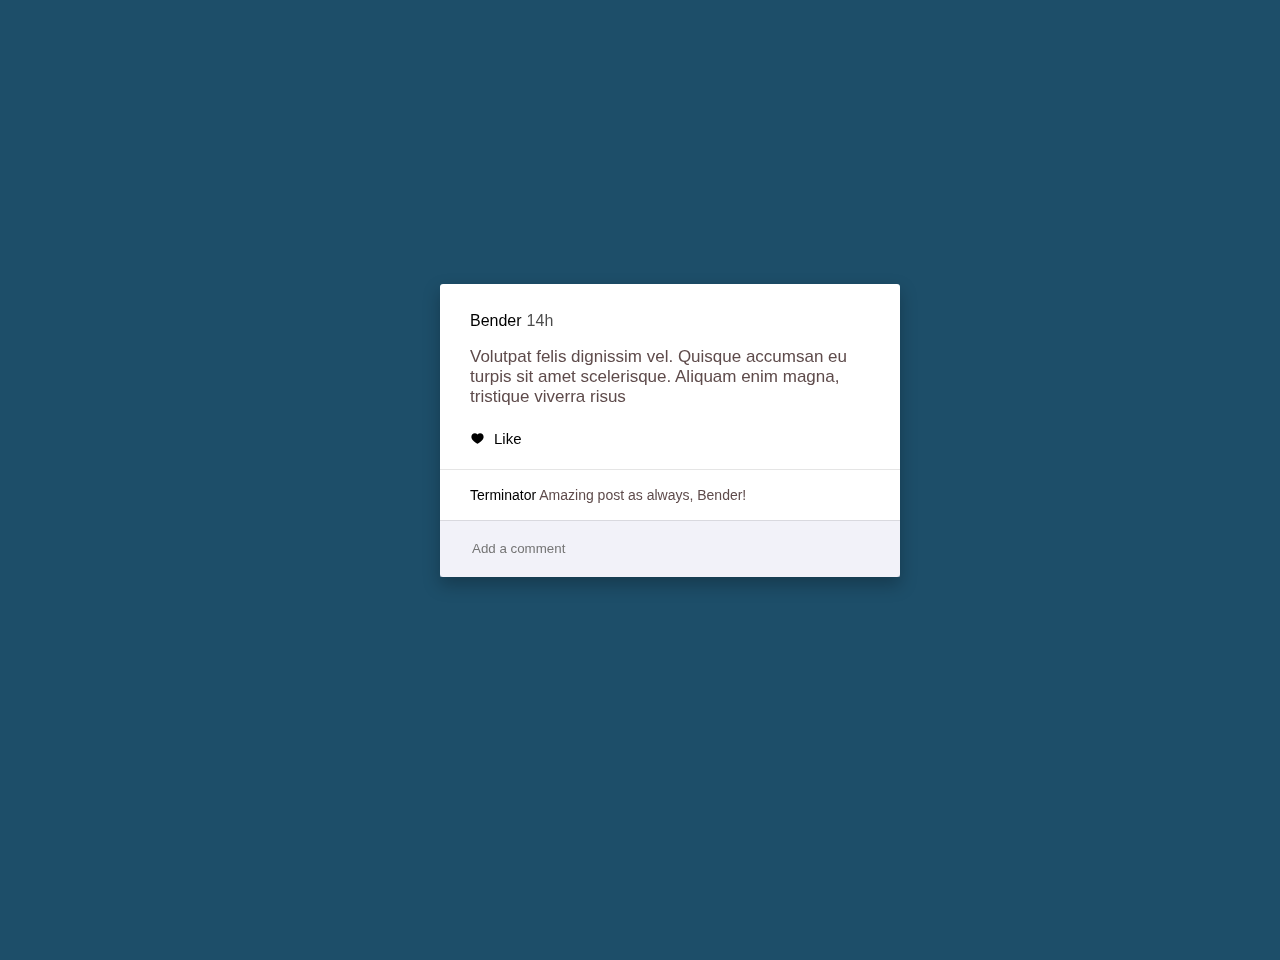
<file: dom-functions-events-3/index.html>
<!DOCTYPE html>
<html lang="en">
<head>
  <meta charset="UTF-8">
  <meta name="viewport" content="width=device-width, initial-scale=1.0">
  <meta http-equiv="X-UA-Compatible" content="ie=edge">
  <title>Document</title>
  <link rel="stylesheet" href="style.css">
</head>
<body>
  
  <div class="post">
    <div class="user-row">
      <div class="username">Bender</div>
      <div class="time">14h</div>
    </div>
    <div class="post-itself">
      <p>Volutpat felis dignissim vel. Quisque accumsan eu turpis sit amet scelerisque. Aliquam enim magna, tristique viverra risus</p>
    </div>
    <div class="like-container">
        <button>
          <svg xmlns="http://www.w3.org/2000/svg" xmlns:xlink="http://www.w3.org/1999/xlink" version="1.1" x="0px" y="0px" viewBox="0 0 100 100" enable-background="new 0 0 100 100" xml:space="preserve"><g><path d="M50,70.716c-0.38,0-0.77-0.051-1.19-0.156c-0.153-0.042-0.265-0.084-0.376-0.131l-0.128-0.047   c-0.19-0.065-0.378-0.136-0.556-0.231c-0.217-0.116-22.235-12.008-22.235-25.671c0-8.663,6.026-15.195,14.018-15.195   c3.526,0,7.555,1.787,10.467,4.558c2.913-2.771,6.941-4.558,10.468-4.558c7.991,0,14.018,6.533,14.018,15.195   c0,13.663-22.018,25.555-22.24,25.674c-0.176,0.094-0.362,0.164-0.551,0.229c-0.006,0.002-0.103,0.035-0.108,0.038   c-0.13,0.056-0.242,0.098-0.359,0.13C50.771,70.665,50.381,70.716,50,70.716z"></path></g></svg>
          <span class="like-label like-count">Like</span>
        </button>
      </div>
    <div class="comments">
      <div class="comment">
        <span class="comment-username">Terminator</span>
        <span class="comment-itself">Amazing post as always, Bender!</span>
      </div>
    </div>
    <div class="comment-container">
      <form>
        <input type="text" placeholder="Add a comment">
      </form>
    </div>
  </div>


</body>
</html>
</file>
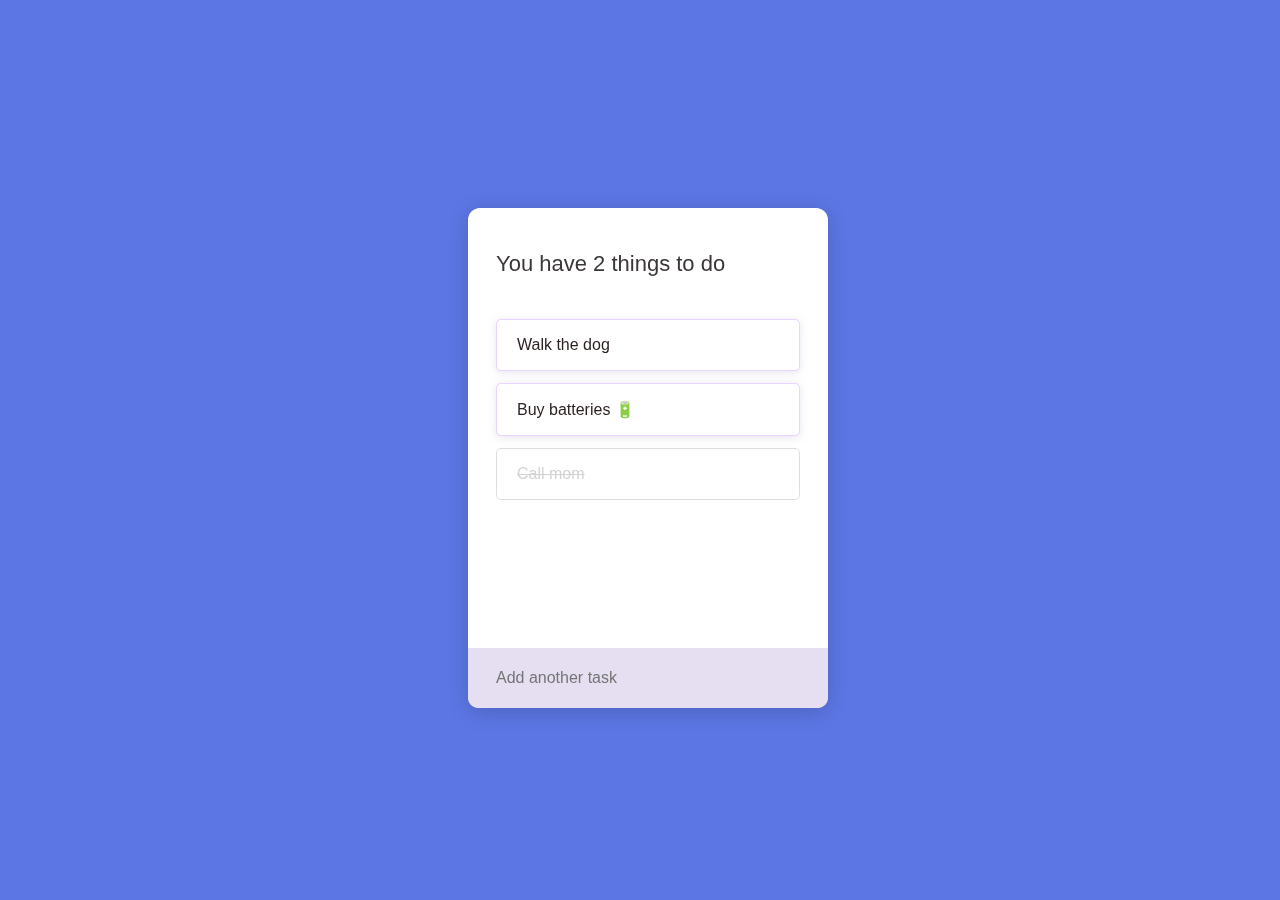
<file: array-mini-project/todo-list/index.html>
<!DOCTYPE html>
<html lang="en">

<head>
  <meta charset="UTF-8">
  <title>TODO</title>
  <link rel="stylesheet" href="css/style.css">


</head>

<body>

  <div class="container">
    <h1>You have <span class='todoCount'>2</span> things to do</h1>
    <div class="todo-list">
      <div class="todo">
        Walk the dog
        <button class="delete">❌</button>
      </div>
      <div class="todo">
        Buy batteries 🔋
      </div>
      <div class="todo done">
        Call mom
      </div>
    </div>
    <form>
      <input type="text" placeholder='Add another task'>
    </form>
  </div>



</body>

</html>
</file>
<file: dom-functions-events-3/style.css>
body {
  background: #1d4e69;
  font-family: -apple-system,BlinkMacSystemFont,Segoe UI,Roboto,Helvetica,Arial,sans-serif;
  padding: 30px;
  width: 100%;
  position: fixed;
  height: 100%;
  margin: auto;
  display: flex;
  align-items: center;
  justify-content: center;
}

.post {
  width: 460px;
  background: white;
  padding: 28px 0 0;
  border-radius: 3px;
  margin-bottom: 100px;
  box-shadow: 0px 7.96774px 17.529px rgba(0, 0, 0, 0.25);
}

.post-itself {
  font-size: 17px;
}

.user-row {
  display: flex;
  padding: 0 30px;
}

.username {
  font-weight: 500;
  margin-right: 5px;
}

.time {
  opacity: 0.7;
}

.post-itself {
  color: #5E4B4B;
  padding: 0 30px;
}

.like-container {
  margin-top: -5px;
}

.like-container, .comment-container {
  padding: 0px 30px 10px;
}

.comment-container {
  display: flex;
  height: 40px;
  background: rgba(223, 223, 239, 0.4);
  border-top: 1px solid rgba(0, 0, 0, 0.1);
  padding: 8px 30px 8px;

}

.comment-container form {
  width: 100%;
  height: 100%;
  display: flex;
}

.comment-container input {
  background: none;
  border: none;
  width: 100%;
  outline: none;
}

.like-container button {
  width: 80px;
  height: 40px;
  background: none;
  border: none;
  display: flex;
  align-items: center;
  padding: 0;
  cursor: pointer;
  font-size: 14px;
  font-weight: 500;
  font-family: -apple-system,BlinkMacSystemFont,Segoe UI,Roboto,Helvetica,Arial,sans-serif;
  margin-left: -5px;
}

.like-label {
  font-weight: 500;
  margin-left: 4px;
  font-size: 15px;
}

.like-container button svg {
  width: 25px;
  height: 25px;
}

.comments {
  padding: 17px 30px 17px;
  border-top: 1px solid rgba(0, 0, 0, 0.1);
}

.comment {
  font-size: 14px;
  color: #5E4B4B;
}

.comment-username {
  font-weight: 500;
  color: black;
}
</file>
<file: array-mini-project/todo-list/css/style.css>
body {
  position: fixed;
  width: 100%;
  height: 100%;
  display: flex;
  background: #5C76E4;
  align-items: center;
  justify-content: center;
  font-family: -apple-system,BlinkMacSystemFont,Segoe UI,Roboto,Helvetica,Arial,sans-serif;
}

.container {
  display: flex;
  flex-direction: column;
  width: 360px;
  height: 500px;
  background: white;
  box-shadow: 0 3.88449px 22.3358px rgba(0, 0, 0, 0.16);
  border-radius: 12px;
  padding: 28px 0 0;
  box-sizing: border-box;
}

h1 {
  font-size: 22px;
  font-weight: 500;
  color: #3c3737;
  padding: 0 28px;
}

.todo-list {
  margin-top: 28px;
  padding: 0 28px;
}

.todo {
  font-size: 16px;
  padding: 8px 0;
  color: #2b1f1f;
  background: white;
  box-shadow: 0 1.88449px 8px rgba(166, 158, 199, 0.26);
  box-sizing: border-box;
  padding: 16px 20px;
  border-radius: 5px;
  margin-bottom: 12px;
  border: 1px solid #e7d5ff;
  cursor: pointer;
  position: relative;
}

.todo.done {
  text-decoration: line-through;
  color: lightgray;
  box-shadow: none;
  border: 1px solid #dedede;
}

.todo .delete {
  position: absolute;
  right: 7px;
  top: 17px;
  background: none;
  border: none;
  font-size: 12px;
  display: none;
  cursor: pointer;
}

.todo:hover .delete {
  display: block;
}

form {
  margin-top: auto;
  width: 100%;
}

input {
  width: 100%;
  border: none;
  background: #e6def1;
  font-size: 16px;
  font-family: -apple-system,BlinkMacSystemFont,Segoe UI,Roboto,Helvetica,Arial,sans-serif;
  height: 60px;
  box-sizing: border-box;
  padding: 0 28px;
  border-bottom-left-radius: 10px;
  border-bottom-right-radius: 10px;
  outline: none;
}
</file>
